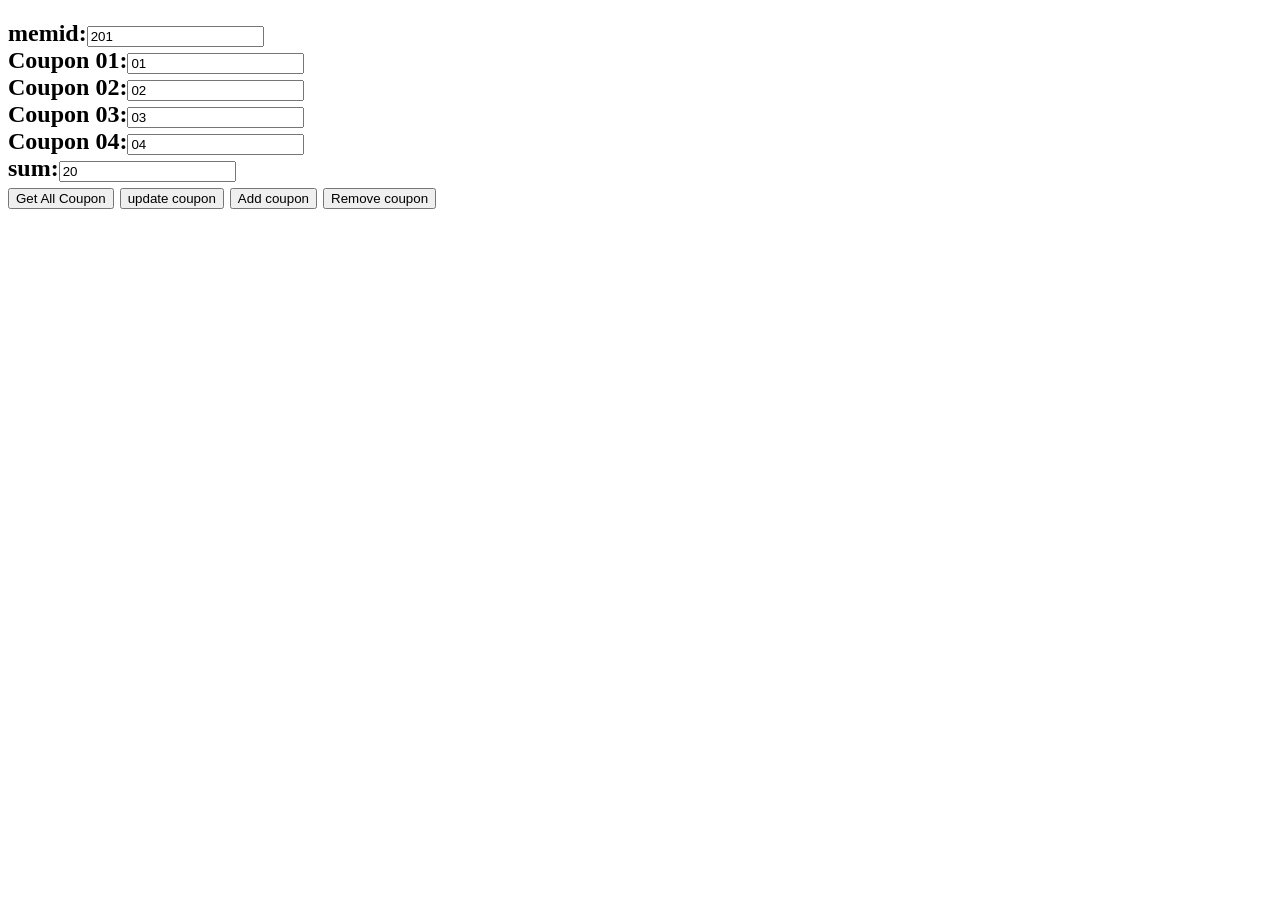
<file: myRevitalize1117/src/main/webapp/coupon.html>
<!DOCTYPE html>

<html>
<head>
  <meta name="generator" content=
  "HTML Tidy for Windows (vers 14 February 2006), see www.w3.org">
  <meta charset="UTF-8">

  <title>Coupon Form</title>
  <script src=
  "https://ajax.googleapis.com/ajax/libs/jquery/3.6.0/jquery.min.js"
  type="text/javascript">
</script>
</head>

<body>
  <h2>memid:<input type="text" id="memid" value="201"><br>
  Coupon 01:<input type="text" id="type01" value="01"><br>
  Coupon 02:<input type="text" id="type02" value="02"><br>
  Coupon 03:<input type="text" id="type03" value="03"><br>
  Coupon 04:<input type="text" id="type04" value="04"><br>
  sum:<input type="text" id="sum" value="20"><br>
  <input type="button" id="query" value="Get All Coupon"> 
  <!-- <input type="button" id="queryAge" value="Query Students By Age ">  -->
   <input type="button" id="modify" value="update coupon">
  <input type="button" id="add" value="Add coupon"> <input type=
  "button" id="remove" value="Remove coupon"></h2>

  <div id="display"></div><script type="text/javascript">

    function result(data){
       $("#display").html(data);
    }
    function remove(){
          var id=$("#memid").val();
        
        $.post("DeleteCouponServlet",{"memid":id},result)
  }
    function queryAge(){
            var ag=$("#age").val();
        $.get("QueryAgeServlet",{"age":ag},result)
    }
    function addCoupon(){
          var id=$("#memid").val();
          var type01=$("#type01").val();
          var type02=$("#type02").val();
          var type03=$("#type03").val();
          var type04=$("#type04").val();
          var sum=$("#sum").val();
          $.post("AddCouponServlet",{"memid":id , "type01":type01 , "type02":type02 , "type03":type03 , "type04":type04 , "sum":sum},result)
    }
    function updateCoupon(){
          var id=$("#memid").val();
          var type01=$("#type01").val();
          var type02=$("#type02").val();
          var type03=$("#type03").val();
          var type04=$("#type04").val();
          var sum=$("#sum").val();
          $.post("UpdateCouponServlet",{"memid":id , "type01":type01 , "type02":type02 , "type03":type03 , "type04":type04 , "sum":sum},result)
    }
    function getAll(){
       $.get("QueryCouponServlet",result); 
    }
    function start(){
       $("#query").click(getAll);
       $("#modify").click(updateCoupon);
       $("#add").click(addCoupon);
       $("#queryAge").click(queryAge);
       $("#remove").click(remove);
    }
    $(document).ready(start);
  </script>
</body>
</html>
</file>
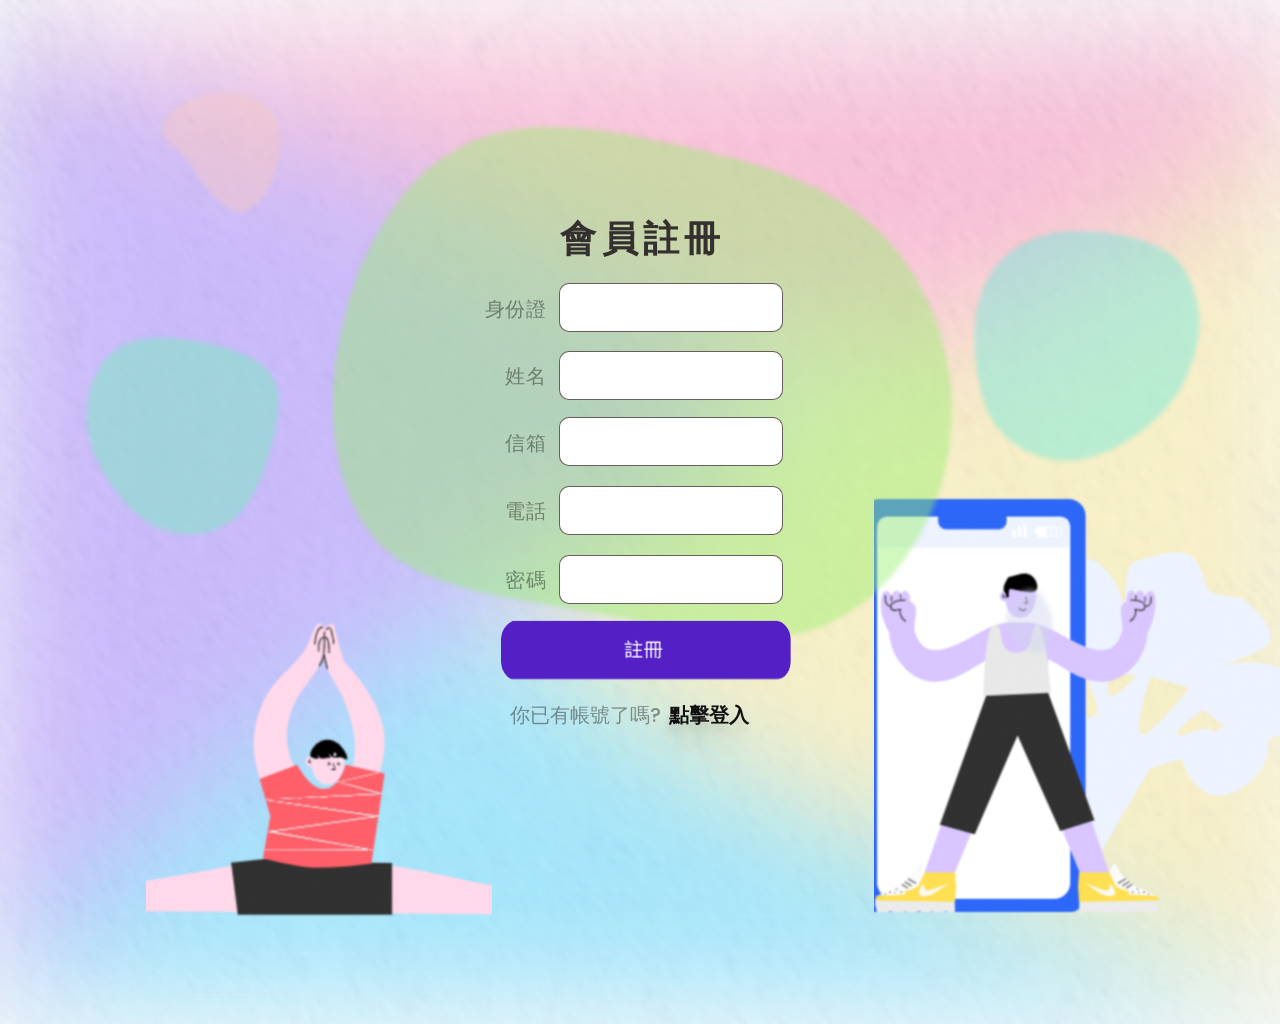
<file: myRevitalize1117/src/main/webapp/index_000.html>
<!DOCTYPE html>
<html>
<head>
<script src="https://ajax.googleapis.com/ajax/libs/jquery/3.6.0/jquery.min.js">
</script>
<meta charset="utf-8" />
<meta name="viewport" content="initial-scale=1, width=device-width" />
<title></title>
<meta name="description" content="" />

<link rel="stylesheet" href="./index.css" />

<link rel="stylesheet"
	href="https://fonts.googleapis.com/css2?family=Poppins:wght@400;500;600&display=swap" />
<link rel="stylesheet"
	href="https://fonts.googleapis.com/css2?family=Inter:wght@400;500;700&display=swap" />
</head>
<body>
	<div class="div">
		<div class="div1">
			<img class="gradient-icon" alt="" src="public/gradient.svg" /><img
				class="design-space-paper-textured-ba-icon" alt=""
				src="public/designspacepapertexturedbackground-1@2x.png" /><img
				class="fitz-sitting-floor-stretching" alt=""
				src="public/fitz-sitting-floor-stretching@2x.png" /><img
				class="fitz-sports-app" alt="" src="public/fitz-sports-app@2x.png" />
		</div>
		<img class="icon" alt=""
			src="public/friendly-ones-friendly-blocks@2x.png" />
		
		<h1 class="h1">會員註冊</h1>		
			
		<b class="b4">身份證</b>
		<input type="text" class="sid-input" id="sid"></input>		
		
		<b class="b3">姓名</b>
		<input type="text" class="sname-input"  id="sname"></input>
		
		<b 	class="b2">信箱</b>		
		<input type="text" class="email-input" id="email"></input>
		
		<b class="b1">電話</b>		
		<input type="text" class="cell-input" id="cell"></input>
		
		<img class="eye-password-logo" alt=""src="public/eye-password-logo@2x.png" />
		<b class="b">密碼</b>		
		<input type="text" class="password-input" id="password"></input>
						
		<button class="re-butten-button" id="add"></button>
				
		<div class="div2">	
			<button class="button" onclick=window.location.href="page2.html">點擊登入</button>
			<a class="a">你已有帳號了嗎?</a>
		</div>		
	</div>
</body>
	<script>   
	function result(data){		          
       if(data!="")
       {
        	alert("註冊成功");
        	window.location.href="page2.html";
       }
       else
	   {
		   alert('格式不相符，請重新輸入');
		}
    }
    function addMember(){		
        var id=$("#sid").val();
        var name=$("#sname").val();
        var pw=$("#password").val();
        var email=$("#email").val();
        var cell=$("#cell").val();        
        if((id==""){
    		alert("請填寫身分證字號");
        }      
        else if((id!="")&&(name!="")&&(pw!="")&&(cell!="")&&(email!="")){
        	//alert("註冊成功");
        	//window.location.href="page2.html";
            $.post("RegisterMemberServlet",{"sid":id , "sname":name , "password":pw , "email":email , "cell":cell})
        }
        else{
        	alert("請勿空白");
        }
    }
    function addCoupon(){    
    	var id=$("#sid").val();
        var type01=0;
        var type02=0;
        var type03=0;
        var type04=0;
        var sum=0;               	
        $.post("RegisterCouponServlet",{"memid":id , "type01":type01 , "type02":type02 , "type03":type03 , "type04":type04 , "sum":sum},result)                   
    }
    function start(){
        $("#add").click(addMember);    
        $("#add").click(addCoupon);   
     }
    $(document).ready(start); 
</script>

</html>
</file>
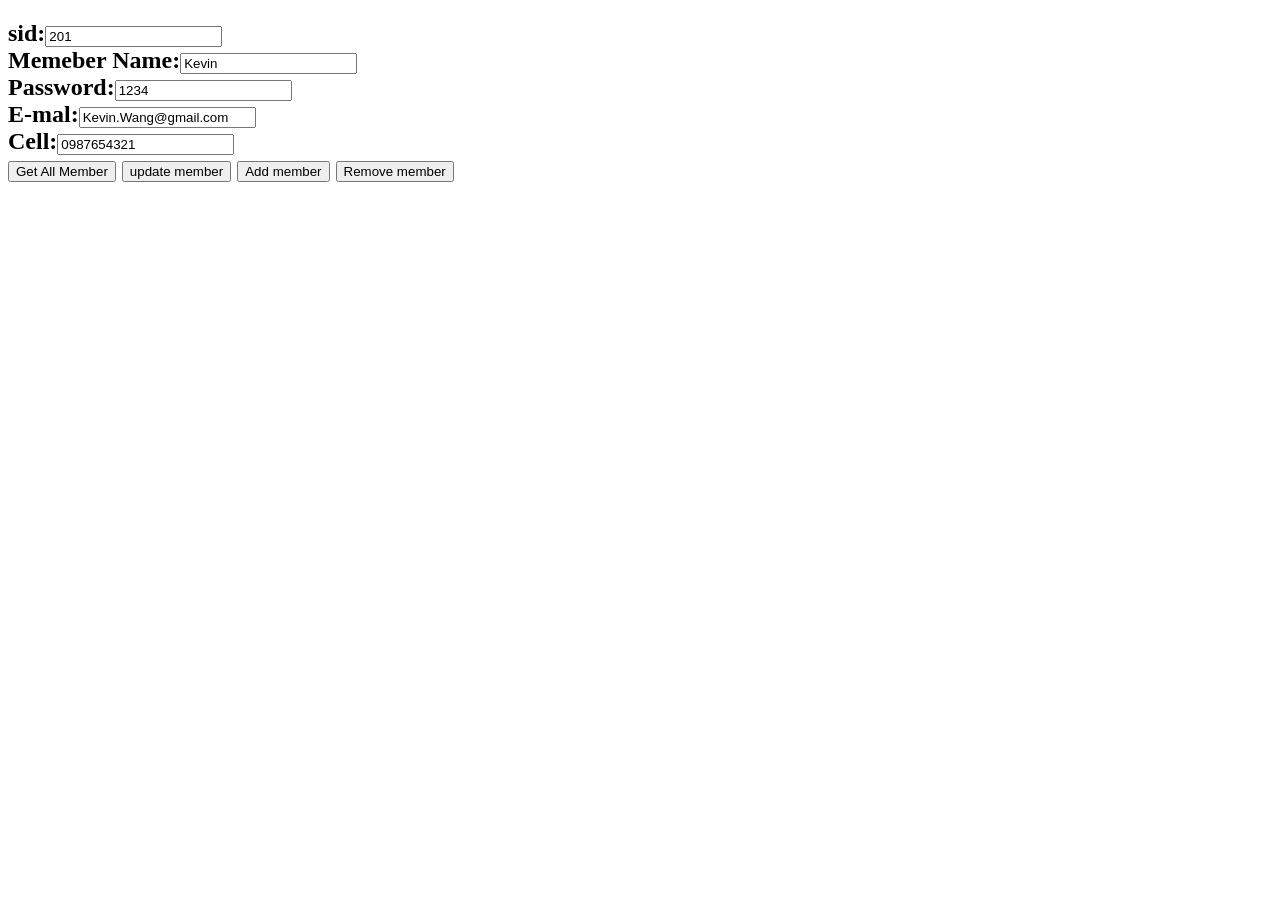
<file: myRevitalize1117/src/main/webapp/member.html>
<!DOCTYPE html>

<html>
<head>
  <meta name="generator" content=
  "HTML Tidy for Windows (vers 14 February 2006), see www.w3.org">
  <meta charset="UTF-8">

  <title>Student Form</title>
  <script src=
  "https://ajax.googleapis.com/ajax/libs/jquery/3.6.0/jquery.min.js"
  type="text/javascript">
</script>
</head>

<body>
  <h2>sid:<input type="text" id="sid" value="201"><br>
  Memeber Name:<input type="text" id="sname" value="Kevin"><br>
  Password:<input type="text" id="password" value="1234"><br>
  E-mal:<input type="text" id="email" value="Kevin.Wang@gmail.com"><br>
  Cell:<input type="text" id="cell" value="0987654321"><br>
  <input type="button" id="query" value="Get All Member">
  <!-- <input type="button" id="queryAge" value="Query Students By Age ">  -->
  <input type="button" id="modify" value="update member"> 
  <input type="button" id="add" value="Add member"> 
  <input type="button" id="remove" value="Remove member"></h2>

  <div id="display"></div><script type="text/javascript">

    function result(data){
       $("#display").html(data);
    }
    function remove(){
          var id=$("#sid").val();
        
        $.post("DeleteMemberServlet",{"sid":id},result)
  }
    function queryAge(){
            var ag=$("#age").val();
        $.get("QueryAgeServlet",{"age":ag},result)
    }
    function addMember(){
          var id=$("#sid").val();
          var name=$("#sname").val();
          var pw=$("#password").val();
          var email=$("#email").val();
          var cell=$("#cell").val();
          $.post("AddMemberServlet",{"sid":id , "sname":name , "password":pw , "email":email , "cell":cell},result)
    }
    function updateMember(){
          var id=$("#sid").val();
          var name=$("#sname").val();
          var pw=$("#password").val();
          var email=$("#email").val();
          var cell=$("#cell").val();
          $.post("UpdateMemberServlet",{"sid":id , "sname":name , "password":pw , "email":email , "cell":cell},result)
    }
    function getAll(){
       $.get("QueryMemberServlet",result); 
    }
    function start(){
       $("#query").click(getAll);
       $("#modify").click(updateMember);
       $("#add").click(addMember);
       $("#queryAge").click(queryAge);
       $("#remove").click(remove);
    }
    $(document).ready(start);
  </script>
</body>
</html>
</file>
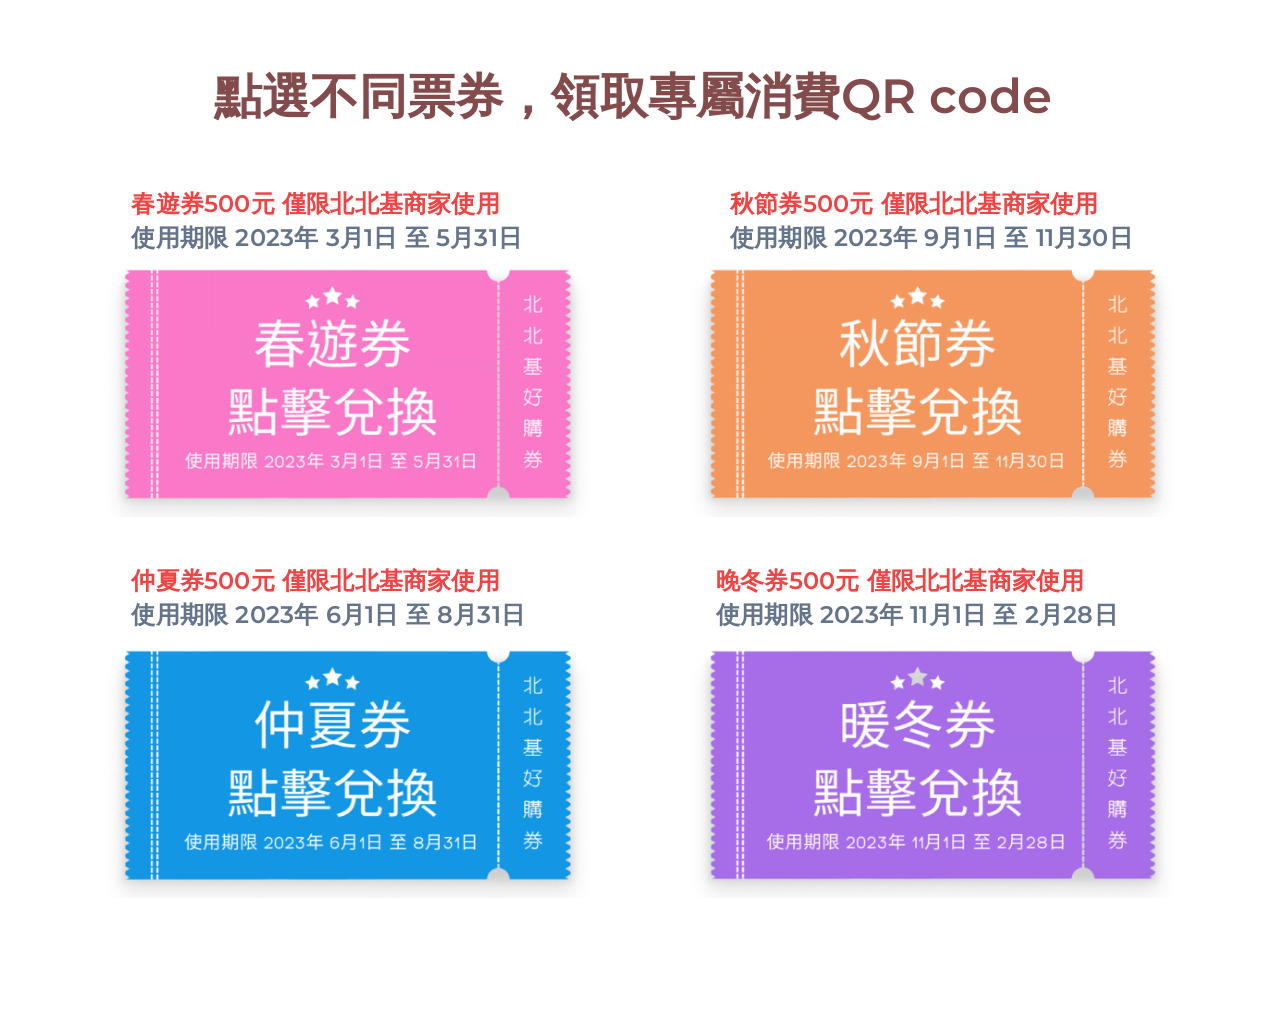
<file: myRevitalize1117/src/main/webapp/page6.html>
<!DOCTYPE html>
<html>
  <head>
    <meta charset="utf-8" />
    <meta name="viewport" content="initial-scale=1, width=device-width" />
    <title></title>
    <meta name="description" content="" />

    <link rel="stylesheet" href="./page6.css" />
 

    <link href="https://cdn.jsdelivr.net/npm/bootstrap@5.0.1/dist/css/bootstrap.min.css" rel="stylesheet" integrity="sha384-+0n0xVW2eSR5OomGNYDnhzAbDsOXxcvSN1TPprVMTNDbiYZCxYbOOl7+AMvyTG2x" crossorigin="anonymous">
    <script src="https://cdn.jsdelivr.net/npm/bootstrap@5.0.1/dist/js/bootstrap.bundle.min.js" integrity="sha384-gtEjrD/SeCtmISkJkNUaaKMoLD0//ElJ19smozuHV6z3Iehds+3Ulb9Bn9Plx0x4" crossorigin="anonymous"></script>
    
    <link
      rel="stylesheet"
      href="https://fonts.googleapis.com/css2?family=Montserrat:wght@500;600;700&display=swap"
    />
    <link
      rel="stylesheet"
      href="https://fonts.googleapis.com/css2?family=Poppins:wght@500;600&display=swap"
    />
    <link
      rel="stylesheet"
      href="https://fonts.googleapis.com/css2?family=Inter:wght@400;500;700&display=swap"
    />
 
  </head>
  
  <body>
    
    <div class="div">
      
      

      <button data-bs-toggle="modal" data-bs-target="#loginModal" 
      class="spring-button" id="spring"></button>
        <div class="modal fade" id="loginModal"><div class="modal-dialog">
        <div class="modal-content"><div class="modal-header">
        <div class="wrap"><img class="code" src="public/spring.jpg" alt="img"> </div>  
      </div></div></div></div>
        
      <button data-bs-toggle="modal" data-bs-target="#loginModal"  
      class="summer-button" id="summer"></button>
        <div class="modal fade" id="loginModal"><div class="modal-dialog">
        <div class="modal-content"><div class="modal-header">
        <div class="wrap"><img class="code" src="public/summer.jpg" alt="img"> </div>  
      </div></div></div></div>

      <button data-bs-toggle="modal" data-bs-target="#loginModal"
      class="fall-button" id="fall"></button>
        <div class="modal fade" id="loginModal"><div class="modal-dialog">
        <div class="modal-content"><div class="modal-header">
        <div class="wrap"><img class="code" src="public/fall.jpg" alt="img"> </div>  
      </div></div></div></div>

      <button data-bs-toggle="modal" data-bs-target="#loginModal"
      class="winter-button" id="winter"></button>
        <div class="modal fade" id="loginModal"><div class="modal-dialog">
        <div class="modal-content"><div class="modal-header">
        <div class="wrap"><img class="code" src="public/winter.jpg" alt="img"> </div>  
      </div></div></div></div>
       
        
  
        <a class="a"><div class="div1">
          <p class="p"><span>晚冬券500元 僅限北北基商家使用</span></p>
          <p class="p1"><span>使用期限 2023年 11月1日 至 2月28日</span></p>
        </div></a> 
        <a class="a1"><div class="div2">
          <p class="p"><span>秋節券500元 僅限北北基商家使用</span></p>
          <p class="p1"><span>使用期限 2023年 9月1日 至 11月30日</span></p>
        </div></a>
        <a class="a2"><div class="div3">
          <p class="p"><span>仲夏券500元 僅限北北基商家使用</span></p>
          <p class="p1"><span>使用期限 2023年 6月1日 至 8月31日</span></p>
        </div></a>
        <a class="a3" ><div class="div3">
          <p class="p"><span>春遊券500元 僅限北北基商家使用</span></p>
          <p class="p1"><span>使用期限 2023年 3月1日 至 5月31日</span></p>
        </div></a>

        <legend class="a3-title2-legend">
         <span class="a3-title2-txt-span">
         <p class="qr-code-p">點選不同票券，領取專屬消費QR code</p></span>
        </legend>
    </div>


  </body>
</html>
</file>
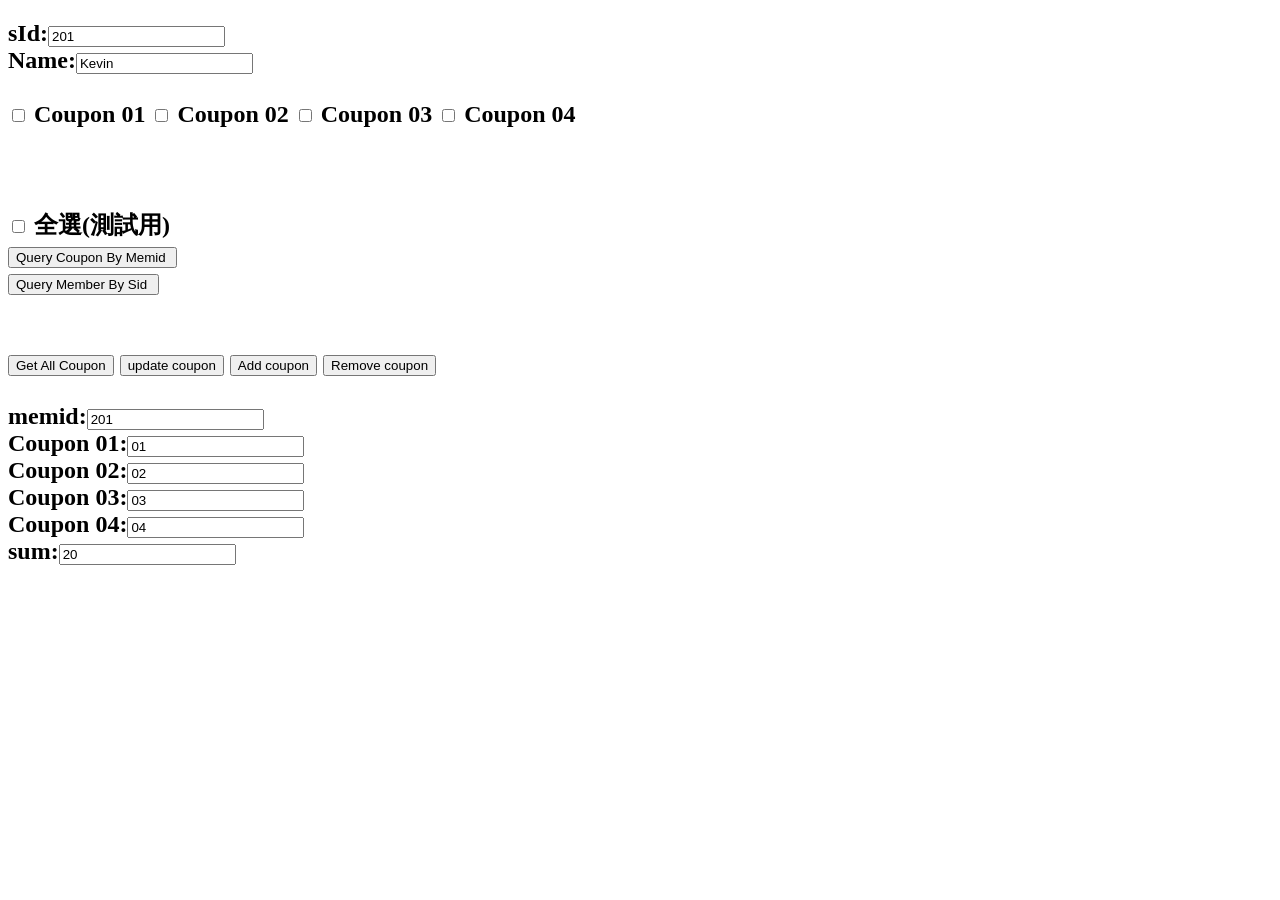
<file: myRevitalize1117/src/main/webapp/page_e3.html>
<!DOCTYPE html>

<html>
<head>
  <meta name="generator" content=
  "HTML Tidy for Windows (vers 14 February 2006), see www.w3.org">
  <meta charset="UTF-8">

  <title>Page e3</title>
  <script src=
  "https://ajax.googleapis.com/ajax/libs/jquery/3.6.0/jquery.min.js"
  type="text/javascript">
</script>
</head>

<body>
  <h2>
  sId:<input type="text" id="sid" value="201"><br>
  Name:<input type="text" id="sname" value="Kevin"><br>
  <br>
  <div id="display2">
  <input name="user_active_col[]" type="checkbox" id="CkType01" value="type01"> Coupon 01
  <input name="user_active_col[]" type="checkbox" id="CkType02" value="type02"> Coupon 02
  <input name="user_active_col[]" type="checkbox" id="CkType03" value="type03"> Coupon 03
  <input name="user_active_col[]" type="checkbox" id="CkType04" value="type04"> Coupon 04
  </div>
  <br><br><br>
  <input name="clickAll" id="clickAll" type="checkbox"> 全選(測試用)<br>
  <input type="button" id="querymemid" value="Query Coupon By Memid "><br>
  <input type="button" id="querysid" value="Query Member By Sid "><br>
  <br><br>
  
   <input type="button" id="query" value="Get All Coupon"> 
  <!-- <input type="button" id="querymemid" value="Query Coupon By Memid "> -->
   <input type="button" id="modify" value="update coupon">
  <input type="button" id="add" value="Add coupon"> <input type=
  "button" id="remove" value="Remove coupon">
  <br><br>
  
  
  
  
  memid:<input type="text" id="memid" value="201"><br>
  Coupon 01:<input type="text" id="type01" value="01"><br>
  Coupon 02:<input type="text" id="type02" value="02"><br>
  Coupon 03:<input type="text" id="type03" value="03"><br>
  Coupon 04:<input type="text" id="type04" value="04"><br>
  sum:<input type="text" id="sum" value="20"><br>
</h2>

  <div id="display"></div><script type="text/javascript">

  $("#clickAll").click(function() {
	   if($("#clickAll").prop("checked")) {
	     $("input[name='user_active_col[]']").each(function() {
	         $(this).prop("checked", true);
	     });
	   } else {
	     $("input[name='user_active_col[]']").each(function() {
	         $(this).prop("checked", false);
	     });
	   }
	});
  
    function result(data){
       $("#display").html(data);
    }
    function result2(data){
        $("#display2").html(data);
     }
    function remove(){
          var id=$("#memid").val();
        
        $.post("DeleteCouponServlet",{"memid":id},result)
  }
    function QueryMemid(){
            var id=$("#sid").val();
        $.get("QueryCouByMemidServlet",{"memid":id},result2)
    }
    function QuerySid(){
        var id=$("#sid").val();
    $.get("QueryMemBySidServlet",{"sid":id},result2)
}
    function addCoupon(){
          var id=$("#memid").val();
          var type01=$("#type01").val();
          var type02=$("#type02").val();
          var type03=$("#type03").val();
          var type04=$("#type04").val();
          var sum=$("#sum").val();
          $.post("AddCouponServlet",{"memid":id , "type01":type01 , "type02":type02 , "type03":type03 , "type04":type04 , "sum":sum},result)
    }
    function updateCoupon(){
          var id=$("#memid").val();
          var type01=$("#type01").val();
          var type02=$("#type02").val();
          var type03=$("#type03").val();
          var type04=$("#type04").val();
          var sum=$("#sum").val();
          $.post("UpdateCouponServlet",{"memid":id , "type01":type01 , "type02":type02 , "type03":type03 , "type04":type04 , "sum":sum},result)
    }
    function getAll(){
       $.get("QueryCouponServlet",result); 
    }
    function start(){
       $("#query").click(getAll);
       $("#modify").click(updateCoupon);
       $("#add").click(addCoupon);
       $("#querymemid").click(QueryMemid);
       $("#querysid").click(QuerySid);
       $("#remove").click(remove);
    }
    $(document).ready(start);
  </script>
</body>
</html>
</file>
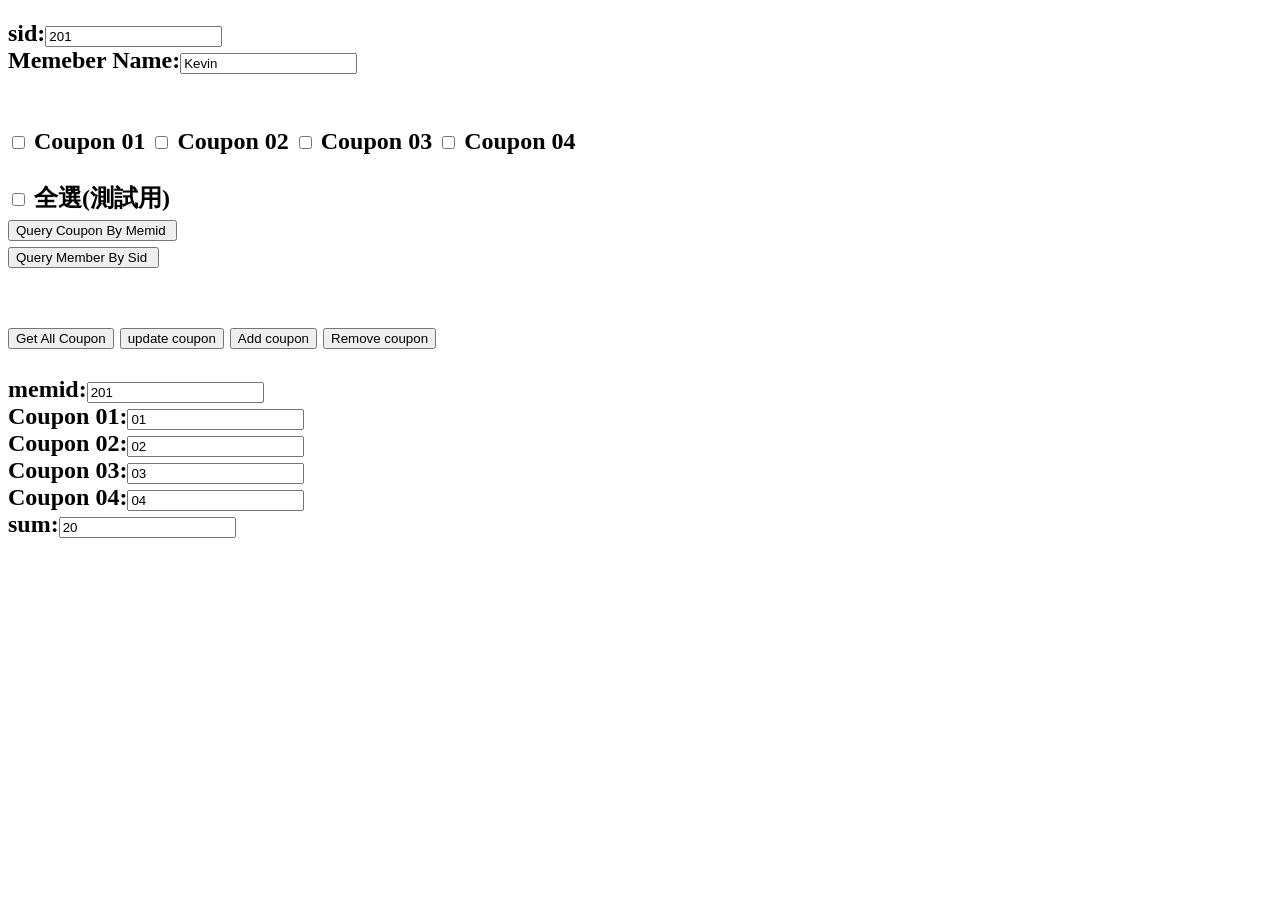
<file: myRevitalize1117/src/main/webapp/page_eTest.html>
<!DOCTYPE html>

<html>
<head>
  <meta name="generator" content=
  "HTML Tidy for Windows (vers 14 February 2006), see www.w3.org">
  <meta charset="UTF-8">

  <title>Page e3</title>
  <script src=
  "https://ajax.googleapis.com/ajax/libs/jquery/3.6.0/jquery.min.js"
  type="text/javascript">
</script>
</head>

<body>
  <h2>
  sid:<input type="text" id="sid" value="201"><br>
  Memeber Name:<input type="text" id="sname" value="Kevin"><br>
  <br><br>
  <input name="user_active_col[]" type="checkbox" id="CkType01" value="1"> Coupon 01
  <input name="user_active_col[]" type="checkbox" id="CkType02" value="2"> Coupon 02
  <input name="user_active_col[]" type="checkbox" id="CkType03" value="3"> Coupon 03
  <input name="user_active_col[]" type="checkbox" id="CkType04" value="4"> Coupon 04
  <br><br>
  <input name="clickAll" id="clickAll" type="checkbox"> 全選(測試用)<br>
  <input type="button" id="querymemid" value="Query Coupon By Memid "><br>
  <input type="button" id="querysid" value="Query Member By Sid "><br>
  <br><br>
  
   <input type="button" id="query" value="Get All Coupon"> 
  <!-- <input type="button" id="querymemid" value="Query Coupon By Memid "> -->
   <input type="button" id="modify" value="update coupon">
  <input type="button" id="add" value="Add coupon"> <input type=
  "button" id="remove" value="Remove coupon">
  <br><br>
  
  
  
  
  memid:<input type="text" id="memid" value="201"><br>
  Coupon 01:<input type="text" id="type01" value="01"><br>
  Coupon 02:<input type="text" id="type02" value="02"><br>
  Coupon 03:<input type="text" id="type03" value="03"><br>
  Coupon 04:<input type="text" id="type04" value="04"><br>
  sum:<input type="text" id="sum" value="20"><br>
</h2>

  <div id="display"></div><script type="text/javascript">

  $("#clickAll").click(function() {
	   if($("#clickAll").prop("checked")) {
	     $("input[name='user_active_col[]']").each(function() {
	         $(this).prop("checked", true);
	     });
	   } else {
	     $("input[name='user_active_col[]']").each(function() {
	         $(this).prop("checked", false);
	     });
	   }
	});
  
    function result(data){
       $("#display").html(data);
    }
    function remove(){
          var id=$("#memid").val();
        
        $.post("DeleteCouponServlet",{"memid":id},result)
  }
    function QueryMemid(){
            var id=$("#sid").val();
        $.get("QueryCouByMemidServlet",{"memid":id},result)
    }
    function QuerySid(){
        var id=$("#sid").val();
    $.get("QueryMemBySidServlet",{"sid":id},result)
}
    function addCoupon(){
          var id=$("#memid").val();
          var type01=$("#type01").val();
          var type02=$("#type02").val();
          var type03=$("#type03").val();
          var type04=$("#type04").val();
          var sum=$("#sum").val();
          $.post("AddCouponServlet",{"memid":id , "type01":type01 , "type02":type02 , "type03":type03 , "type04":type04 , "sum":sum},result)
    }
    function updateCoupon(){
          var id=$("#memid").val();
          var type01=$("#type01").val();
          var type02=$("#type02").val();
          var type03=$("#type03").val();
          var type04=$("#type04").val();
          var sum=$("#sum").val();
          $.post("UpdateCouponServlet",{"memid":id , "type01":type01 , "type02":type02 , "type03":type03 , "type04":type04 , "sum":sum},result)
    }
    function getAll(){
       $.get("QueryCouponServlet",result); 
    }
    function start(){
       $("#query").click(getAll);
       $("#modify").click(updateCoupon);
       $("#add").click(addCoupon);
       $("#querymemid").click(QueryMemid);
       $("#querysid").click(QuerySid);
       $("#remove").click(remove);
    }
    $(document).ready(start);
  </script>
</body>
</html>
</file>
<file: myRevitalize1117/src/main/webapp/index.css>
:root {
  /* fonts */
  --font-inter: Inter;
  --font-poppins: Poppins;
  --h61: Montserrat;

  /* font sizes */
  --font-size-3xs: 13px;
  --h61-size: 14px;
  --h5-size: 16px;
  --font-size-sm: 20px;
  --h4-size: 24px;
  --font-size-lg: 36px;

  /* Colors */
  --light-text-color: #fff;
  --color-gray-100: #e4e4e4;
  --second-text-color: #737373;
  --color-gray-300: #262f30;
  --text-color: #23252d;
  --color-gray-500: #121111;
  --color-gray-600: rgba(90, 76, 76, 0.9);
  --color-gray-700: rgba(0, 0, 0, 0.4);
  --color-gray-800: rgba(0, 0, 0, 0.8);
  --color-indigo-100: #0e64d2;
  --primary-color: #23a6f0;

  /* Gaps */
  --gap-sm: 5px;
  --gap-md: 10px;

  /* Paddings */
  --padding-sm: 10px;
  --padding-md: 20px;

  /* border radiuses */
  --br-sm: 5px;
  --br-md: 10px;

  /* Effects */
  --accentued-drop-shadow: 0px 13px 19px rgba(0, 0, 0, 0.07);
}
body {
  margin: 0;
  line-height: normal
}

.design-space-paper-textured-ba-icon,
.gradient-icon {
  position: absolute;
  top: 1365px;
  left: 1380px;
  max-width: 100%;
  overflow: hidden;
  max-height: 100%
}

.gradient-icon {
  height: calc(100% - 1707px);
  width: calc(100% - 2656px);
  right: 1276px;
  bottom: 342px;
  opacity: .9
}

.design-space-paper-textured-ba-icon {
  height: 100%;
  width: 100%;
  right: -1380px;
  bottom: -1365px;
  object-fit: cover;
  opacity: .6
}

.fitz-sitting-floor-stretching,
.fitz-sports-app {
  position: absolute;
  height: calc(100% - 2359px);
  width: calc(100% - 3590px);
  top: 1951px;
  right: 2064px;
  bottom: 408px;
  left: 1526px;
  max-width: 100%;
  overflow: hidden;
  max-height: 100%;
  object-fit: cover;
}

.fitz-sports-app {
  height: calc(100% - 2314px);
  width: calc(100% - 3530px);
  top: 1862px;
  right: 1276px;
  bottom: 452px;
  left: 2254px
}

.div1 {
  height: calc(100% + 1707px);
  width: calc(100% + 2656px);
  top: -1365px;
  right: -1276px;
  bottom: -342px;
  left: -1380px
}

.button,
.div1,
.icon {
  position: absolute
}

.icon {
  top: calc(50% - 512px);
  left: calc(50% - 640px);
  width: 1279.87px;
  height: 972.41px;
  object-fit: cover
}

.button {
  cursor: pointer;
  border: 0;
  padding: 0;
  background-color: transparent;
  top: calc(50% - 13.5px);
  left: calc(50% + 38.5px);
  font-size: var(--font-size-sm);
  font-weight: 600;
  font-family: var(--font-poppins);
  color: var(--color-gray-500);
  text-align: left;
  display: inline-block;
  width: 82px;
  height: 22px;
  text-shadow: 0 8px 10px rgba(0, 0, 0, .1), 0 20px 25px rgba(0, 0, 0, .1)
}

.a,
.div2 {
  position: absolute;
  height: 27px
}

.a {
  top: calc(50% - 13.5px);
  left: calc(50% - 120.5px);
  font-weight: 500;
  color: inherit;
  display: inline-block;
  width: 155px;
  text-decoration: none
}

.div2 {
  top: calc(50% + 188px);
  left: calc(50% - 130px);
  width: 241px;
  text-align: left
}

.re-butten-button {
  cursor: pointer;
  border: 0;
  padding: 0;
  background-color: transparent;
  position: absolute;
  top: calc(50% + 107px);
  left: calc(50% - 139px);
  border-radius: 20px;
  width: 290.11px;
  height: 63.18px;
  background-image: url(./public/butten@3x.png);
  background-size: cover;
  background-repeat: no-repeat;
  background-position: top
}

.eye-password-logo {
  position: absolute;
  top: calc(50% + 55px);
  left: calc(50% + 111px);
  width: 24px;
  height: 24px;
  object-fit: cover
}

.password-input {
  border: 1px solid var(--color-gray-600);
  background-color: var(--light-text-color);
  position: absolute;
  top: calc(50% + 42.5px);
  left: calc(50% - 81.5px);
  border-radius: var(--br-md);
  box-sizing: border-box;
  width: 224px;
  height: 49px
}

.b {
  top: calc(50% + 53px);
  left: calc(50% - 156px);
  letter-spacing: .04em;
  font-weight: 500;
  display: inline-block;
  width: 63px;
  height: 23px
}

.b,
.b1,
.cell-input {
  position: absolute
}

.cell-input {
  border: 1px solid var(--color-gray-600);
  background-color: var(--light-text-color);
  top: calc(50% - 26.5px);
  left: calc(50% - 81.5px);
  border-radius: var(--br-md);
  box-sizing: border-box;
  width: 224px;
  height: 49px
}

.b1 {
  top: calc(50% - 16px);
  left: calc(50% - 156px);
  letter-spacing: .04em;
  font-weight: 500;
  display: inline-block;
  width: 63px;
  height: 23px
}

.email-input {
  border: 1px solid var(--color-gray-600);
  background-color: var(--light-text-color);
  position: absolute;
  top: calc(50% - 95.5px);
  left: calc(50% - 81.5px);
  border-radius: var(--br-md);
  box-sizing: border-box;
  width: 224px;
  height: 49px
}

.b2 {
  position: absolute;
  top: calc(50% - 84px);
  left: calc(50% - 156px);
  letter-spacing: .04em;
  font-weight: 500;
  display: inline-block;
  width: 63px;
  height: 23px
}

.sname-input {
  border: 1px solid var(--color-gray-600);
  background-color: var(--light-text-color);
  top: calc(50% - 161.5px);
  left: calc(50% - 81.5px);
  border-radius: var(--br-md);
  box-sizing: border-box;
  width: 224px;
  height: 49px
}

.b3,
.sid-input,
.sname-input {
  position: absolute
}

.b3 {
  top: calc(50% - 151px);
  left: calc(50% - 156px);
  letter-spacing: .04em;
  font-weight: 500;
  display: inline-block;
  width: 63px;
  height: 23px
}

.sid-input {
  border: 1px solid var(--color-gray-600);
  background-color: var(--light-text-color);
  top: calc(50% - 229.5px);
  left: calc(50% - 81.5px);
  border-radius: var(--br-md);
  box-sizing: border-box;
  width: 224px;
  height: 49px
}

.b4,
.h1 {
  position: absolute;
  top: calc(50% - 218px);
  left: calc(50% - 156px);
  letter-spacing: .04em;
  font-weight: 500;
  display: inline-block;
  width: 63px;
  height: 23px
}

.h1 {
  margin: 0;
  top: calc(50% - 297px);
  left: calc(50% - 89px);
  font-size: var(--font-size-lg);
  letter-spacing: .15em;
  font-weight: 700;
  font-family: var(--font-inter);
  color: #353030;
  text-align: center;
  width: 184px;
  height: 47px
}

.div {
  position: relative;
  background-color: var(--light-text-color);
  width: 100%;
  height: 1024px;
  overflow: hidden;
  text-align: right;
  font-size: var(--font-size-sm);
  color: var(--color-gray-700);
  font-family: var(--font-poppins)
}
</file>
<file: myRevitalize1117/src/main/webapp/page6.css>
:root {
  --h4: Montserrat;
  --font-poppins: Poppins;
  --font-inter: Inter;
  --font-size-3xs: 13px;
  --h61-size: 14px;
  --h5-size: 16px;
  --font-size-sm: 20px;
  --h4-size: 24px;
  --font-size-lg: 36px;
  --font-size-xl: 48px;
  --font-size-2xl: 64px;
  --light-text-color: #fff;
  --color-gray-100: #fff9f9;
  --color-gray-200: #e6e6e6;
  --color-gray-300: #e4e4e4;
  --color-gray-400: #dedede;
  --second-text-color: #737373;
  --color-gray-600: #64748a;
  --color-gray-700: #556d6f;
  --color-gray-800: #834b4b;
  --text-color: #252b42;
  --color-gray-1000: #121111;
  --color-gray-1100: rgba(0, 0, 0, 0.4);
  --color-gray-1200: rgba(0, 0, 0, 0.8);
  --red-500: #ee4444;
  --danger-color: #e74040;
  --primary-color: #23a6f0;
  --color-black: #000;
  --gap-xs: 5px;
  --gap-sm: 10px;
  --gap-md: 15px;
  --gap-lg: 25px;
  --padding-xs: 5px;
  --padding-sm: 10px;
  --padding-md: 20px;
  --padding-lg: 25px;
  --br-xs: 3px;
  --br-sm: 5px;
  --br-md: 10px;
  --br-lg: 20px;
  --br-xl: 44.79px;
  --accentued-drop-shadow: 0px 13px 19px rgba(0, 0, 0, 0.07);
  --light-dropshadow: 0px 2px 4px rgba(0, 0, 0, 0.1)
}

body {
  margin: 0;
  line-height: normal
}
.collapse {
  visibility: collapse;
}
.wrap {
  margin: 0 auto
}
.icon {
  position: absolute;
  top: 0;
  left: 0;
  width: 2901.41px;
  height: 2845.28px;
  object-fit: cover
}
.winter-button,
.fall-button,
.summer-button,
.spring-button {
  cursor: pointer;
  border: 0;
  padding: 0;
  background-color: transparent;
  position: absolute;
  top: calc(50% + 133.79px);
  left: calc(50% + 43.67px);
  width: 497.73px;
  height: 252.21px;
  background-image: url(./public/winter@.png);
  background-size: cover;
  background-repeat: no-repeat;
  background-position: top
}
.winter-button,
.summer-button,
.spring-button {
  top: calc(50% - 247.39px);
  background-image: url(./public/fall@.png)
}
.summer-button,
.spring-button {
  top: calc(50% + 133.79px);
  left: calc(50% - 541px);
  background-image: url(./public/summer@.png)
}
.spring-button {
  top: calc(50% - 247.39px);
  background-image: url(./public/spring@.png)
}
.p {
  margin-block-start: 0;
  margin-block-end: 10px
}
.p1 {
  margin: 0;
  color: var(--color-gray-600)
}
.div1 {
  top: calc(50% - 31.5px);
  left: calc(50% - 208px);
  letter-spacing: .2px;
  line-height: 24px;
  font-weight: 600;
  display: inline-block;
  width: 416px
}
.a,
.a1,
.div1,
.div2 {
  position: absolute;
  height: 63px
}
.a {
  top: calc(50% + 57px);
  left: calc(50% + 76px);
  width: 416px;
  color: inherit
}
.a1,
.div2 {
  width: 436px
}
.div2 {
  top: calc(50% - 31.5px);
  left: calc(50% - 218px);
  letter-spacing: .2px;
  line-height: 24px;
  font-weight: 600;
  display: inline-block
}
.a1 {
  top: calc(50% - 320px);
  left: calc(50% + 90px);
  color: inherit
}
.a2,
.a3,
.div3 {
  position: absolute;
  width: 397.42px;
  height: 63.05px
}
.div3 {
  top: calc(50% - 31.53px);
  left: calc(50% - 198.71px);
  letter-spacing: .2px;
  line-height: 24px;
  font-weight: 600;
  display: inline-block
}
.a2,
.a3 {
  top: calc(50% + 57.36px);
  left: calc(50% - 508.52px);
  color: inherit
}
.a3 {
  top: calc(50% - 320px)
}
.qr-code-p {
  margin-block-start: 0;
  margin-block-end: 0
}
.a3-title2-txt-span {
  line-break: anywhere;
  width: 100%
}
.a3-title2-legend {
  padding: 0;
  position: absolute;
  top: 68px;
  left: calc(50% - 426px);
  font-size: var(--font-size-xl);
  letter-spacing: .2px;
  line-height: 24px;
  font-weight: 600;
  color: var(--color-gray-800);
  display: flex;
  align-items: center;
  width: 884px;
  height: 56px
}
.div {
  position: relative;
  background-color: var(--light-text-color);
  width: 100%;
  height: 1024px;
  overflow: hidden;
  text-align: left;
  font-size: var(--h4-size);
  color: var(--red-500);
  font-family: var(--h4)
}
</file>
